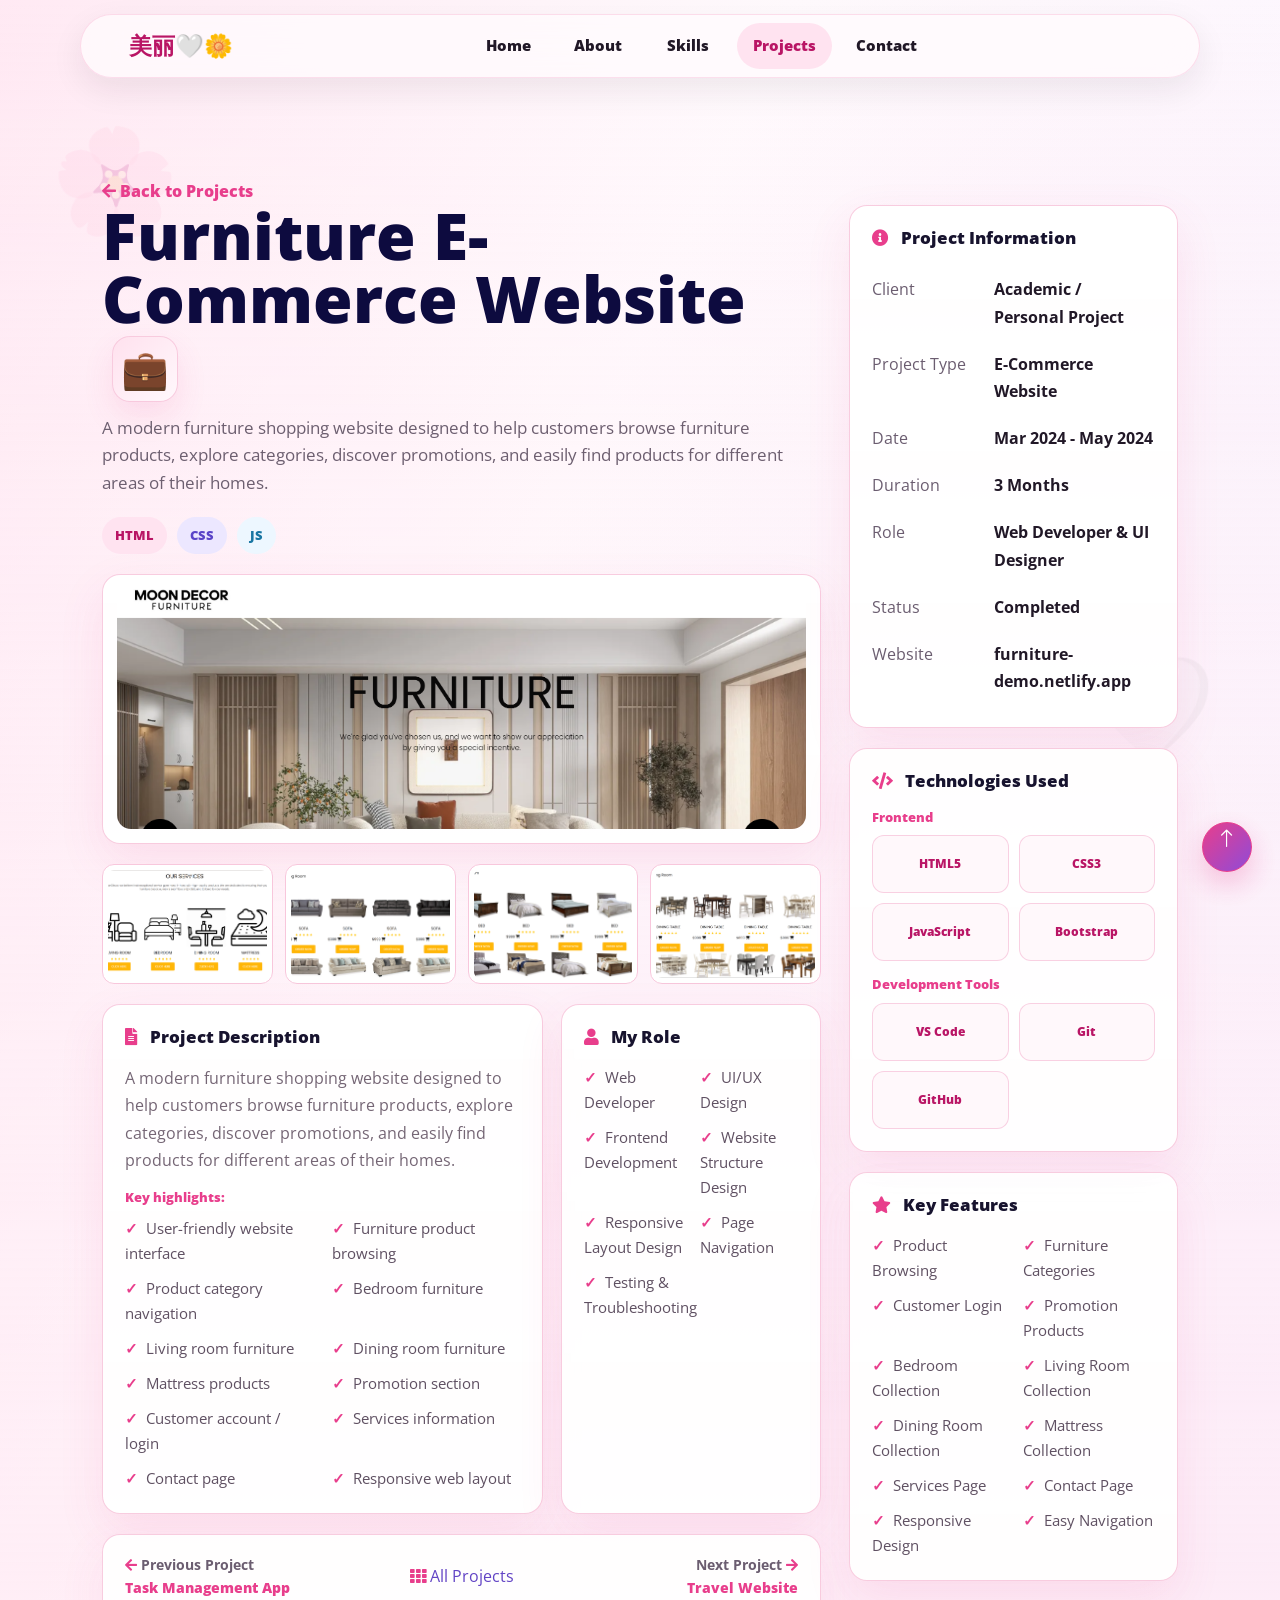
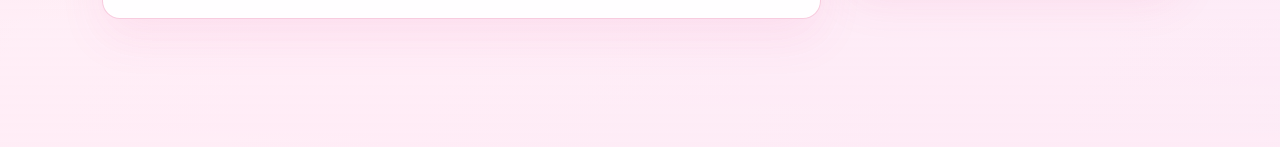
<file: project-detail.html>
<!DOCTYPE html>
<html lang="en">

<head>
    <meta charset="utf-8">
    <title>Project Detail | Portfolio</title>
    <meta content="width=device-width, initial-scale=1.0" name="viewport">
    <meta content="" name="keywords">
    <meta content="" name="description">

    <link href="img/Profile.jpg" rel="icon">
    <link rel="preconnect" href="https://fonts.googleapis.com">
    <link rel="preconnect" href="https://fonts.gstatic.com" crossorigin>
    <link href="https://fonts.googleapis.com/css2?family=Open+Sans:wght@400;500;600;700;800&display=swap" rel="stylesheet">
    <link href="https://cdnjs.cloudflare.com/ajax/libs/font-awesome/5.10.0/css/all.min.css" rel="stylesheet">
    <link href="https://cdn.jsdelivr.net/npm/bootstrap-icons@1.4.1/font/bootstrap-icons.css" rel="stylesheet">
    <link href="lib/animate/animate.min.css" rel="stylesheet">
    <link href="lib/lightbox/css/lightbox.min.css" rel="stylesheet">
    <link href="css/bootstrap.min.css" rel="stylesheet">
    <link href="css/style.css?v=20260812-project-detail-page" rel="stylesheet">
</head>

<body>
    <nav class="navbar fixed-top shadow-sm navbar-expand-lg bg-light navbar-light py-3 py-lg-0 px-lg-5">
        <a href="index.html#home" class="navbar-brand d-block d-lg-none">
            <h1 class="text-primary fw-bold m-0">美丽🤍🌼</h1>
        </a>
        <button type="button" class="navbar-toggler" data-bs-toggle="collapse" data-bs-target="#navbarCollapse">
            <span class="navbar-toggler-icon"></span>
        </button>
        <div class="collapse navbar-collapse justify-content-between py-4 py-lg-0" id="navbarCollapse">
            <a href="index.html#home" class="navbar-brand nav-logo me-lg-3 d-none d-lg-block">
                <h1 class="text-primary fw-bold m-0">美丽🤍🌼</h1>
            </a>
            <div class="navbar-nav ms-auto py-0">
                <a href="index.html#home" class="nav-item nav-link">Home</a>
                <a href="index.html#about" class="nav-item nav-link">About</a>
                <a href="index.html#skill" class="nav-item nav-link">Skills</a>
            </div>
            <a href="index.html#home" class="navbar-brand mx-4 d-none d-lg-block">
                <h1 class="text-primary fw-bold m-0">美丽🤍🌼</h1>
            </a>
            <div class="navbar-nav me-auto py-0">
                <a href="index.html#project" class="nav-item nav-link active">Projects</a>
                <a href="index.html#contact" class="nav-item nav-link">Contact</a>
            </div>
        </div>
    </nav>

    <main class="container-xxl py-6 project-detail-page" id="project">
        <div class="container">
            <div class="project-detail" id="project-detail">
                <div class="detail-panel">
                    <h3>Loading project...</h3>
                </div>
            </div>
        </div>
    </main>

    <a href="javascript:void(0)" class="btn btn-lg btn-primary btn-lg-square back-to-top"><i class="bi bi-arrow-up"></i></a>

    <script src="https://code.jquery.com/jquery-3.4.1.min.js"></script>
    <script src="https://cdn.jsdelivr.net/npm/bootstrap@5.0.0/dist/js/bootstrap.bundle.min.js"></script>
    <script src="lib/wow/wow.min.js"></script>
    <script src="lib/easing/easing.min.js"></script>
    <script src="lib/waypoints/waypoints.min.js"></script>
    <script src="lib/typed/typed.min.js"></script>
    <script src="lib/counterup/counterup.min.js"></script>
    <script src="lib/lightbox/js/lightbox.min.js"></script>
    <script src="js/main.js?v=20260812-project-detail-page"></script>
    <script src="js/project-detail.js?v=20260812-project-detail-page"></script>
</body>

</html>
</file>
<file: css/style.css>
/********** Portfolio CSS **********/
:root {
    --primary: #e83e8c;
    --primary-dark: #b91565;
    --secondary: #ffb6d5;
    --accent: #8f4bd8;
    --soft: #fff3f8;
    --light: #fff9fc;
    --dark: #211827;
    --muted: #756675;
    --border: #f8c7dc;
    --shadow: 0 18px 45px rgba(232, 62, 140, 0.16);
}

html {
    scroll-behavior: smooth;
}

body {
    color: var(--dark);
    background:
        radial-gradient(circle at top left, rgba(255, 182, 213, 0.35), transparent 34rem),
        linear-gradient(180deg, #fff7fb 0%, #ffffff 42%, #fff8fc 100%);
    font-family: "Open Sans", sans-serif;
    line-height: 1.7;
}

body::before,
body::after {
    position: fixed;
    z-index: -1;
    font-size: clamp(3rem, 8vw, 7rem);
    opacity: 0.18;
    pointer-events: none;
    animation: floatCute 8s ease-in-out infinite;
}

body::before {
    content: "🌸";
    top: 10%;
    left: 4%;
}

body::after {
    content: "💗";
    right: 5%;
    bottom: 12%;
    animation-delay: -3s;
}

h1,
h2,
h3,
h4,
h5,
h6 {
    color: var(--dark);
    font-weight: 800;
}

p {
    color: var(--muted);
}

.display-3 {
    color: var(--primary-dark);
    line-height: 1.05;
    animation: fadeUp .8s ease both;
}

.display-5 {
    color: var(--primary-dark);
    position: relative;
}

.display-5::after {
    content: "";
    display: block;
    width: 72px;
    height: 4px;
    margin-top: 16px;
    border-radius: 999px;
    background: linear-gradient(90deg, var(--primary), var(--accent));
    animation: shineLine 2.8s ease-in-out infinite;
}

.text-primary,
.typed-text-output,
.typed-cursor {
    color: var(--primary) !important;
}

.bg-light {
    background-color: transparent !important;
}

.bg-pink {
    background: rgba(255, 245, 250, 0.9) !important;
}

.my-6 {
    margin-top: 6rem;
    margin-bottom: 6rem;
}

.py-6 {
    padding-top: 6rem;
    padding-bottom: 6rem;
}

#spinner {
    opacity: 0;
    visibility: hidden;
    transition: opacity .5s ease-out, visibility 0s linear .5s;
    z-index: 99999;
}

#spinner.show {
    visibility: visible;
    opacity: 1;
    transition: opacity .5s ease-out, visibility 0s linear 0s;
}

.spinner-border.text-primary {
    color: var(--primary) !important;
}

.btn {
    border-radius: 999px;
    font-weight: 700;
    transition: .25s ease;
}

.btn-primary {
    color: #fff !important;
    border-color: var(--primary) !important;
    background: linear-gradient(135deg, var(--primary), var(--accent)) !important;
    box-shadow: 0 12px 28px rgba(232, 62, 140, 0.28);
}

.btn-primary:hover {
    transform: translateY(-2px);
    box-shadow: 0 16px 36px rgba(232, 62, 140, 0.34);
}

.btn-primary {
    position: relative;
    overflow: hidden;
}

.btn-primary::after {
    content: "";
    position: absolute;
    top: -50%;
    left: -80%;
    width: 55%;
    height: 200%;
    background: linear-gradient(90deg, transparent, rgba(255, 255, 255, 0.45), transparent);
    transform: rotate(25deg);
    animation: buttonSparkle 3.8s ease-in-out infinite;
}

.btn-outline-secondary {
    color: #fff;
    border-color: rgba(255, 255, 255, 0.75) !important;
}

.btn-square,
.btn-sm-square,
.btn-lg-square {
    padding: 0;
    display: inline-flex;
    align-items: center;
    justify-content: center;
    font-weight: normal;
    aspect-ratio: 1;
}

.btn-square {
    width: 42px;
    height: 42px;
}

.btn-lg-square {
    width: 50px;
    height: 50px;
}

.navbar.fixed-top {
    display: flex;
    border-bottom: 1px solid rgba(232, 62, 140, 0.14);
    box-shadow: 0 12px 32px rgba(33, 24, 39, 0.08) !important;
    backdrop-filter: blur(18px);
    transition: .5s;
}

.navbar .navbar-brand h1 {
    color: var(--primary-dark) !important;
}

.navbar .navbar-nav .nav-link {
    margin: 8px 4px;
    padding: 10px 16px;
    color: var(--dark);
    border-radius: 999px;
    font-size: 15px;
    font-weight: 800;
    outline: none;
}

.navbar .navbar-nav .nav-link:hover,
.navbar .navbar-nav .nav-link.active {
    color: var(--primary-dark);
    background: #ffe3f0;
}

#home {
    min-height: auto;
    display: flex;
    align-items: flex-start;
    padding-top: 8rem;
    padding-bottom: 5rem;
    overflow: hidden;
}

#home .container {
    position: relative;
    width: min(100% - 28px, 1320px);
    max-width: 1320px;
}

#home .container::before,
#home .container::after {
    position: absolute;
    z-index: 0;
    width: 74px;
    height: 74px;
    display: grid;
    place-items: center;
    border-radius: 50%;
    background: rgba(255, 255, 255, 0.7);
    box-shadow: 0 16px 35px rgba(232, 62, 140, 0.14);
    animation: floatCute 6s ease-in-out infinite;
}

#home .container::before {
    content: "✨";
    top: 12%;
    right: 6%;
}

#home .container::after {
    content: "🎀";
    left: 2%;
    bottom: 12%;
    animation-delay: -2s;
}

#home .row {
    position: relative;
    z-index: 1;
}

#home h3:first-child {
    display: inline-flex;
    width: fit-content;
    padding: 8px 18px;
    color: var(--primary-dark) !important;
    background: #ffe3f0;
    border: 1px solid var(--border);
    border-radius: 999px;
    font-size: 1rem;
    animation: popIn .7s ease both;
}

#home .typed-text-output {
    min-height: 42px;
    font-size: 1.6rem;
    font-weight: 800;
}

#home img {
    width: min(100%, 470px);
    height: 560px;
    object-fit: cover;
    display: block;
    margin: 0 auto;
    border: 12px solid #fff;
    border-radius: 34px;
    box-shadow: var(--shadow);
    animation: photoFloat 5.5s ease-in-out infinite;
}

.hero-badges {
    display: flex;
    flex-wrap: wrap;
    gap: 12px;
}

.hero-badges span {
    display: inline-flex;
    align-items: center;
    gap: 6px;
    padding: 9px 15px;
    color: var(--primary-dark);
    background: rgba(255, 255, 255, 0.82);
    border: 1px solid var(--border);
    border-radius: 999px;
    box-shadow: 0 10px 24px rgba(232, 62, 140, 0.1);
    font-weight: 800;
    animation: fadeUp .75s ease both;
}

.hero-badges span:nth-child(2) {
    animation-delay: .12s;
}

.hero-badges span:nth-child(3) {
    animation-delay: .24s;
}

#about,
#skill,
#project,
#contact {
    scroll-margin-top: 90px;
}

#about .row,
#skill > .container,
#project .container,
#contact .container {
    position: relative;
}

#about .mb {
    color: var(--muted);
    font-weight: 500;
    top: auto;
    margin-bottom: 1rem;
}

#about strong {
    color: var(--primary-dark);
}

#about img {
    width: 100%;
    height: 280px;
    object-fit: cover;
    border: 8px solid #fff;
    border-radius: 24px !important;
    box-shadow: var(--shadow);
    transition: transform .35s ease, box-shadow .35s ease;
}

#about img:hover {
    transform: translateY(-8px) rotate(-1deg);
    box-shadow: 0 24px 55px rgba(232, 62, 140, 0.2);
}

#skill {
    background: linear-gradient(180deg, rgba(255, 242, 248, 0.78), rgba(255, 255, 255, 0.86));
}

.skill {
    padding: 18px;
    background: rgba(255, 255, 255, 0.84);
    border: 1px solid rgba(248, 199, 220, 0.8);
    border-radius: 18px;
    box-shadow: 0 12px 28px rgba(232, 62, 140, 0.08);
    transition: transform .28s ease, box-shadow .28s ease, border-color .28s ease;
}

.skill:hover {
    transform: translateY(-6px);
    border-color: var(--secondary);
    box-shadow: 0 18px 38px rgba(232, 62, 140, 0.14);
}

.skill h6 {
    margin-bottom: 0;
    color: var(--dark);
}

#skill .progress {
    height: 9px;
    margin-top: 12px;
    overflow: hidden;
    background-color: #ffe3f0;
    border-radius: 999px;
}

#skill .progress .progress-bar {
    width: 0;
    border-radius: 999px;
    background: linear-gradient(90deg, var(--primary), var(--accent)) !important;
    transition: 3s;
}

.portfolio-img {
    position: relative;
    min-height: 220px;
    background: #fff;
    border: 1px solid rgba(248, 199, 220, 0.9);
    border-radius: 22px !important;
    box-shadow: var(--shadow);
    transition: transform .3s ease, box-shadow .3s ease;
}

.portfolio-img:hover {
    transform: translateY(-7px);
    box-shadow: 0 24px 55px rgba(232, 62, 140, 0.22);
}

.portfolio-img img {
    width: 100%;
    height: 250px;
    object-fit: cover;
    transition: transform .45s ease;
}

#skill .portfolio-img {
    display: flex;
    align-items: center;
    justify-content: center;
    padding: 26px;
}

#skill .portfolio-img img {
    width: 120px;
    height: 120px;
    object-fit: contain;
}

.portfolio-item:hover img {
    transform: scale(1.05);
}

.portfolio-btn {
    position: absolute;
    inset: 0;
    display: flex;
    align-items: flex-end;
    justify-content: center;
    gap: 10px;
    padding: 24px;
    background: linear-gradient(180deg, rgba(232, 62, 140, 0.18), rgba(143, 75, 216, 0.88));
    opacity: 0;
    transition: .35s ease;
}

.portfolio-btn h5 {
    width: 100%;
    margin: 0;
    padding: 12px 16px;
    color: #fff;
    text-align: center;
    background: rgba(255, 255, 255, 0.16);
    border: 1px solid rgba(255, 255, 255, 0.35);
    border-radius: 999px;
}

.portfolio-item:hover .portfolio-btn {
    opacity: 1;
}

.wow {
    animation-duration: .9s;
}

#portfolio-flters button {
    display: inline-block;
    margin-top: 8px;
    padding: 8px 16px;
    color: var(--muted);
    cursor: pointer;
    appearance: none;
    background: transparent;
    border: 1px solid transparent;
    border-radius: 999px;
    font-weight: 800;
    touch-action: manipulation;
    transition: .25s ease;
}

#portfolio-flters button:hover,
#portfolio-flters button.active {
    color: var(--primary-dark);
    background: #ffe3f0;
    border-color: var(--border);
}

.project-heading h1 {
    color: #0d0b3f;
    margin-bottom: 1rem !important;
    font-size: clamp(2.2rem, 4vw, 3.6rem);
    line-height: 1.05;
}

.project-heading h1::after {
    margin-top: 12px;
}

.project-heading p {
    max-width: 660px;
    margin: 0;
    color: #5f5062;
    font-size: 1rem;
    line-height: 1.75;
}

.project-heading {
    padding: clamp(1.25rem, 3vw, 2rem);
    background:
        radial-gradient(circle at 88% 15%, rgba(232, 62, 140, .1), transparent 18rem),
        rgba(255, 255, 255, .72);
    border: 1px solid rgba(248, 199, 220, .72);
    border-radius: 24px;
    box-shadow: 0 22px 58px rgba(232, 62, 140, .08);
}

#portfolio-flters {
    display: inline-flex;
    flex-wrap: wrap;
    justify-content: flex-end;
    gap: 10px;
}

#portfolio-flters button {
    min-width: 126px;
    margin: 0 !important;
    padding: 11px 18px;
    text-align: center;
    color: #34283a;
    background: rgba(255, 255, 255, 0.92);
    border: 1px solid rgba(232, 62, 140, 0.14);
    border-radius: 999px;
    box-shadow: 0 12px 26px rgba(33, 24, 39, 0.05);
    font-size: .84rem;
    font-weight: 900;
}

#portfolio-flters button.active {
    color: #fff;
    background: linear-gradient(135deg, var(--primary), var(--primary-dark));
    box-shadow: 0 16px 32px rgba(232, 62, 140, 0.28);
}

.project-card {
    height: 100%;
    min-height: 470px;
    display: flex;
    flex-direction: column;
    padding: 14px;
    overflow: hidden;
    background:
        linear-gradient(180deg, rgba(255, 255, 255, .98), rgba(255, 250, 253, .94));
    border: 1px solid rgba(248, 199, 220, 0.95);
    border-radius: 22px;
    box-shadow: 0 22px 58px rgba(232, 62, 140, 0.13);
    transition: transform .28s ease, box-shadow .28s ease, border-color .28s ease;
    cursor: pointer;
}

.project-card,
.project-card:hover,
.project-card:focus {
    color: inherit;
    text-decoration: none;
}

#project-grid .portfolio-item,
#project-grid .portfolio-item.col-lg-3,
#project-grid .portfolio-item.col-lg-4 {
    flex: 0 0 33.333333% !important;
    width: 33.333333% !important;
    max-width: 33.333333% !important;
}

#project-grid {
    row-gap: 34px;
    justify-content: flex-start;
}

.project-card:hover {
    transform: translateY(-8px);
    border-color: rgba(232, 62, 140, .38);
    box-shadow: 0 32px 72px rgba(232, 62, 140, 0.18);
}

.project-image {
    position: relative;
    overflow: hidden;
    aspect-ratio: 16 / 9;
    border-radius: 16px;
    background: #fff3f8;
}

.project-image img {
    width: 100%;
    height: 100%;
    object-fit: cover;
    transition: transform .45s ease;
}

.project-card:hover .project-image img {
    transform: scale(1.04);
}

.project-badge {
    position: absolute;
    z-index: 2;
    top: 12px;
    left: 12px;
    max-width: calc(100% - 24px);
    padding: 8px 14px;
    color: #fff;
    background: linear-gradient(135deg, #a855f7, var(--primary));
    border-radius: 999px;
    box-shadow: 0 12px 24px rgba(185, 50, 170, .22);
    font-size: .78rem;
    font-weight: 900;
    line-height: 1.1;
    overflow-wrap: anywhere;
}

.project-content {
    flex: 1;
    display: flex;
    flex-direction: column;
    padding: 18px 6px 4px;
}

.project-content h3 {
    margin-bottom: 10px;
    color: #14122e;
    font-size: clamp(1.12rem, 1.35vw, 1.35rem);
    line-height: 1.22;
    overflow-wrap: anywhere;
}

.project-content p {
    display: -webkit-box;
    min-height: 96px;
    margin-bottom: 16px;
    overflow: hidden;
    color: #685b6d;
    font-size: .95rem;
    line-height: 1.55;
    -webkit-box-orient: vertical;
    -webkit-line-clamp: 4;
}

.project-footer {
    position: relative;
    z-index: 6;
    margin-top: auto;
    display: flex;
    align-items: center;
    justify-content: space-between;
    gap: 12px;
}

.project-tech {
    display: flex;
    flex-wrap: wrap;
    gap: 7px;
    min-width: 0;
}

.project-tech span {
    min-width: 28px;
    max-width: 100%;
    padding: 6px 9px;
    color: var(--primary-dark);
    background: #ffe3f0;
    border-radius: 8px;
    font-size: .72rem;
    font-weight: 900;
    line-height: 1.2;
    overflow-wrap: anywhere;
    text-align: center;
}

.project-arrow {
    position: relative;
    z-index: 20;
    width: 46px;
    height: 46px;
    flex: 0 0 46px;
    display: inline-flex;
    align-items: center;
    justify-content: center;
    color: var(--primary-dark);
    background: #ffd8ea;
    border-radius: 50%;
    border: 1px solid rgba(232, 62, 140, .22);
    box-shadow: 0 12px 26px rgba(232, 62, 140, .12);
    pointer-events: auto !important;
    touch-action: manipulation;
    transition: .25s ease;
}

.project-arrow:hover {
    color: #fff;
    background: var(--primary);
}

.project-detail {
    padding: 10px 0 0;
}

.project-detail-page {
    padding-top: 8.5rem !important;
}

.detail-back {
    margin-bottom: 22px;
    padding: 0;
    color: var(--primary);
    background: transparent;
    border: 0;
    font-weight: 800;
}

.detail-layout {
    display: grid;
    grid-template-columns: minmax(0, 1.75fr) minmax(320px, .8fr);
    gap: 28px;
    align-items: start;
}

.detail-main,
.detail-sidebar {
    display: flex;
    flex-direction: column;
    gap: 20px;
}

.detail-title-row {
    display: grid;
    grid-template-columns: minmax(0, 1fr) auto;
    align-items: start;
    gap: clamp(1rem, 4vw, 2rem);
}

.detail-title-row h2 {
    max-width: 760px;
    margin-bottom: 12px;
    color: #0d0b3f;
    font-size: clamp(2.35rem, 5vw, 4.6rem);
    line-height: .98;
    letter-spacing: 0;
}

.detail-title-row h2 span {
    display: inline-grid;
    place-items: center;
    width: clamp(44px, 6vw, 66px);
    height: clamp(44px, 6vw, 66px);
    margin-left: 10px;
    vertical-align: middle;
    font-size: clamp(1.7rem, 3vw, 2.45rem);
    background: linear-gradient(135deg, #ffe1ee, #fff8fc);
    border: 1px solid rgba(248, 199, 220, .9);
    border-radius: 18px;
    box-shadow: 0 14px 30px rgba(232, 62, 140, .12);
}

.detail-title-row p {
    max-width: 760px;
    margin-bottom: 0;
    color: #6d5f70;
    font-size: 1.05rem;
    line-height: 1.65;
}

.detail-actions {
    display: flex;
    flex-direction: column;
    gap: 12px;
    align-items: flex-start;
    justify-content: flex-end;
    min-width: 190px;
}

.detail-actions a,
.detail-actions button {
    width: 100%;
    min-height: 58px;
    padding: 14px 22px;
    display: inline-flex;
    align-items: center;
    justify-content: center;
    gap: 9px;
    color: #fff;
    background: linear-gradient(135deg, var(--primary), var(--primary-dark));
    border: 0;
    border-radius: 999px;
    box-shadow: 0 14px 30px rgba(232, 62, 140, .22);
    font-weight: 800;
}

.detail-actions button {
    color: #15122f;
    background: #fff;
    border: 1px solid rgba(248, 199, 220, .95);
}

.detail-actions a:hover,
.detail-actions button:hover {
    transform: translateY(-3px);
}

.detail-tags {
    display: flex;
    flex-wrap: wrap;
    gap: 10px;
}

.detail-tags span {
    padding: 8px 13px;
    color: var(--primary-dark);
    background: #ffe3f0;
    border-radius: 999px;
    font-size: .8rem;
    font-weight: 800;
}

.detail-tags span:nth-child(2) {
    background: #ece7ff;
    color: #5943c8;
}

.detail-tags span:nth-child(3) {
    background: #edf7ff;
    color: #1976a3;
}

.detail-tags span:nth-child(4) {
    background: #e8f7ea;
    color: #248a3d;
}

.detail-hero,
.detail-panel {
    background: rgba(255, 255, 255, .94);
    border: 1px solid rgba(248, 199, 220, .9);
    border-radius: 18px;
    box-shadow: 0 18px 46px rgba(232, 62, 140, .11);
}

.detail-hero {
    overflow: hidden;
    padding: 14px;
    aspect-ratio: 16 / 6;
}

.detail-hero img {
    width: 100%;
    height: 100%;
    max-height: none;
    object-fit: cover;
    border-radius: 14px;
}

.detail-thumbs {
    display: grid;
    grid-template-columns: repeat(4, minmax(0, 1fr));
    gap: 12px;
}

.detail-thumbs img {
    width: 100%;
    height: 120px !important;
    aspect-ratio: 16 / 9;
    object-fit: cover !important;
    object-position: center top;
    padding: 5px;
    background: #fff;
    border: 1px solid var(--border);
    border-radius: 12px;
}

.detail-bottom-grid {
    display: grid;
    grid-template-columns: minmax(0, 1.3fr) minmax(260px, .7fr);
    gap: 18px;
}

.detail-panel {
    padding: 22px;
}

.detail-panel h3 {
    margin-bottom: 18px;
    color: #17132e;
    font-size: 1.05rem;
}

.detail-panel h3 i {
    color: var(--primary);
    margin-right: 8px;
}

.detail-panel h4,
.detail-tech-group h4 {
    margin: 16px 0 10px;
    color: var(--primary);
    font-size: .82rem;
}

.detail-panel ul {
    display: grid;
    grid-template-columns: repeat(2, minmax(0, 1fr));
    gap: 10px 18px;
    padding: 0;
    margin: 0;
    list-style: none;
}

.detail-panel li {
    color: #5f5062;
    font-size: .92rem;
}

.detail-panel li::before {
    content: "\2713";
    margin-right: 8px;
    color: var(--primary);
    font-weight: 900;
}

.detail-project-nav {
    display: grid;
    grid-template-columns: 1fr auto 1fr;
    align-items: center;
    gap: 16px;
    padding: 18px 22px;
    background: rgba(255, 255, 255, .94);
    border: 1px solid rgba(248, 199, 220, .9);
    border-radius: 18px;
    box-shadow: 0 18px 46px rgba(232, 62, 140, .09);
}

.detail-project-nav span {
    color: #6b5d70;
    font-size: .86rem;
    font-weight: 700;
}

.detail-project-nav span:last-child {
    text-align: right;
}

.detail-project-nav strong,
.detail-project-nav i,
.detail-project-nav button {
    color: var(--primary);
}

.detail-project-nav button {
    padding: 10px 18px;
    background: transparent;
    border: 0;
    font-weight: 900;
}

.info-row {
    display: grid;
    grid-template-columns: 110px minmax(0, 1fr);
    gap: 12px;
    padding: 10px 0;
}

.info-row span {
    color: #6b5d70;
}

.info-row strong {
    color: #211827;
    font-weight: 700;
}

.detail-tech-list {
    display: grid;
    grid-template-columns: repeat(auto-fit, minmax(96px, 1fr));
    gap: 10px;
}

.detail-tech-list span {
    min-height: 58px;
    min-width: 0;
    display: grid;
    place-items: center;
    padding: 10px;
    color: var(--primary-dark);
    background: #fff8fb;
    border: 1px solid rgba(248, 199, 220, .8);
    border-radius: 12px;
    font-size: clamp(.68rem, 1.4vw, .78rem);
    font-weight: 800;
    line-height: 1.2;
    overflow-wrap: anywhere;
    text-align: center;
}

.feature-list {
    grid-template-columns: repeat(2, minmax(0, 1fr)) !important;
}

#contact .row.g-5:last-child {
    padding: 34px;
    background: rgba(255, 255, 255, 0.86);
    border: 1px solid rgba(248, 199, 220, 0.9);
    border-radius: 24px;
    box-shadow: var(--shadow);
}

#contact h6 {
    color: var(--primary-dark);
    word-break: break-word;
}

.form-control {
    border: 1px solid var(--border);
    border-radius: 16px;
}

.form-control:focus {
    border-color: var(--primary);
    box-shadow: 0 0 0 .2rem rgba(232, 62, 140, 0.16);
}

.contact-link {
    color: #211827;
    transition: .25s ease;
}

.contact-link:hover {
    color: var(--primary);
}

.contact-actions {
    display: flex;
    flex-wrap: wrap;
    gap: 12px;
}

.messenger-btn {
    display: inline-flex;
    align-items: center;
    gap: 10px;
}

.contact-feedback {
    padding: 14px 16px;
    border-radius: 14px;
    border: 1px solid rgba(248, 199, 220, .95);
    background: rgba(255, 255, 255, .92);
    color: #211827;
    font-weight: 800;
}

.contact-feedback.is-success {
    color: #166534;
    background: #f0fdf4;
    border-color: #bbf7d0;
}

.contact-feedback.is-error {
    color: #9f1239;
    background: #fff1f2;
    border-color: #fecdd3;
}

.form-control.is-invalid {
    border-color: #f43f5e;
    box-shadow: 0 0 0 .2rem rgba(244, 63, 94, .12);
}

.back-to-top {
    position: fixed;
    display: none;
    right: 28px;
    bottom: 28px;
    z-index: 99;
}

.container-fluid.bg-pink.text-white {
    display: none;
}

.site-footer {
    padding: 5rem 0 2rem;
    position: relative;
}

.site-footer::before {
    content: "\1F90D";
    position: absolute;
    right: 7%;
    top: 22%;
    font-size: clamp(4rem, 9vw, 8rem);
    opacity: .12;
    animation: floatCute 7s ease-in-out infinite;
}

.footer-panel {
    display: grid;
    grid-template-columns: minmax(0, 1.5fr) minmax(160px, .55fr) minmax(260px, .9fr);
    gap: 34px;
    padding: clamp(1.5rem, 4vw, 3rem);
    position: relative;
    overflow: hidden;
    background:
        linear-gradient(135deg, rgba(255, 255, 255, .92), rgba(255, 230, 242, .86)),
        radial-gradient(circle at top right, rgba(168, 121, 238, .22), transparent 22rem);
    border: 1px solid rgba(248, 199, 220, .95);
    border-radius: 28px;
    box-shadow: 0 28px 72px rgba(232, 62, 140, .16);
}

.footer-panel::before {
    content: "";
    position: absolute;
    inset: 0 0 auto;
    height: 8px;
    background: linear-gradient(90deg, var(--primary), var(--accent));
}

.footer-brand h2 {
    margin-bottom: 12px;
    color: var(--primary-dark);
    font-size: clamp(2.3rem, 5vw, 4rem);
    line-height: 1;
}

.footer-brand p {
    max-width: 520px;
    margin: 0;
    font-size: 1.02rem;
}

.footer-links,
.footer-contact {
    display: flex;
    flex-direction: column;
    gap: 10px;
}

.footer-links h3,
.footer-contact h3 {
    margin-bottom: 8px;
    color: #17132e;
    font-size: 1.1rem;
}

.footer-links a,
.footer-contact > a {
    width: fit-content;
    color: #67586c;
    font-weight: 800;
    transition: .25s ease;
}

.footer-links a:hover,
.footer-contact > a:hover {
    color: var(--primary);
    transform: translateX(4px);
}

.footer-contact i {
    color: var(--primary);
    margin-right: 8px;
}

.footer-social {
    display: flex;
    flex-wrap: wrap;
    gap: 10px;
    margin-top: 10px;
}

.footer-social a {
    width: 42px;
    height: 42px;
    display: inline-flex;
    align-items: center;
    justify-content: center;
    color: #fff;
    background: linear-gradient(135deg, var(--primary), var(--accent));
    border-radius: 50%;
    box-shadow: 0 12px 26px rgba(232, 62, 140, .22);
    transition: .25s ease;
}

.footer-social a:hover {
    transform: translateY(-4px);
}

.footer-social a i {
    color: #fff;
    margin: 0;
}

.footer-bottom {
    display: flex;
    justify-content: space-between;
    gap: 18px;
    margin-top: 18px;
    padding: 0 8px;
    color: #7b6b7d;
    font-weight: 700;
}

@media (max-width: 991.98px) {
    .navbar .navbar-nav .nav-link {
        margin: 3px 0;
        padding: 10px 12px;
    }

    #home {
        min-height: auto;
        padding-top: 7.5rem;
        text-align: center;
    }

    #home h3:first-child {
        margin-inline: auto;
    }

    #home .d-flex {
        justify-content: center;
    }

    .hero-badges {
        justify-content: center;
    }

    #home img {
        height: 430px;
    }
}

@media (prefers-reduced-motion: reduce) {
    *,
    *::before,
    *::after {
        animation-duration: .01ms !important;
        animation-iteration-count: 1 !important;
        scroll-behavior: auto !important;
        transition-duration: .01ms !important;
    }
}

@keyframes fadeUp {
    from {
        opacity: 0;
        transform: translateY(18px);
    }

    to {
        opacity: 1;
        transform: translateY(0);
    }
}

@keyframes popIn {
    0% {
        opacity: 0;
        transform: scale(.86);
    }

    70% {
        transform: scale(1.04);
    }

    100% {
        opacity: 1;
        transform: scale(1);
    }
}

@keyframes floatCute {
    0%,
    100% {
        transform: translateY(0) rotate(0deg);
    }

    50% {
        transform: translateY(-16px) rotate(6deg);
    }
}

@keyframes photoFloat {
    0%,
    100% {
        transform: translateY(0);
    }

    50% {
        transform: translateY(-12px);
    }
}

@keyframes shineLine {
    0%,
    100% {
        width: 72px;
    }

    50% {
        width: 112px;
    }
}

@keyframes buttonSparkle {
    0%,
    55% {
        left: -80%;
    }

    100% {
        left: 125%;
    }
}

@media (max-width: 575.98px) {
    .py-6 {
        padding-top: 4rem;
        padding-bottom: 4rem;
    }

    .display-3 {
        font-size: 2.5rem;
    }

    .display-5 {
        font-size: 2rem;
    }

    #home img {
        height: 360px;
        border-radius: 24px;
    }

    #contact .row.g-5:last-child {
        padding: 22px;
    }

}

/********** Modern Cute Studio Template **********/
body {
    background:
        linear-gradient(115deg, rgba(255, 231, 242, 0.9) 0%, rgba(255, 250, 253, 0.92) 38%, rgba(248, 241, 255, 0.88) 100%),
        radial-gradient(circle at 82% 16%, rgba(255, 188, 218, 0.55), transparent 28rem);
}

body::before {
    content: "\1F338";
}

body::after {
    content: "\1F90D";
}

.navbar {
    width: min(100% - 32px, 1120px);
    left: 50%;
    top: 14px;
    transform: translateX(-50%);
    border: 1px solid rgba(232, 62, 140, 0.16);
    border-radius: 999px;
}

.navbar.fixed-top {
    background: rgba(255, 251, 253, 0.82) !important;
}

.navbar .navbar-brand h1 {
    font-size: 0;
    min-width: 210px;
    text-align: center;
}

.navbar .navbar-brand h1::before {
    content: "\7F8E\4E3D\1F90D\1F33C";
    font-size: clamp(2rem, 4vw, 3.25rem);
    letter-spacing: 0;
    color: var(--primary-dark);
}

.navbar .navbar-brand.mx-4 {
    display: none !important;
}

.navbar .nav-logo h1 {
    min-width: auto;
}

.navbar .nav-logo h1::before {
    font-size: 1.45rem;
}

.navbar .navbar-nav .nav-link {
    min-width: 82px;
    text-align: center;
}

#home {
    background:
        linear-gradient(135deg, rgba(255, 255, 255, 0.68), rgba(255, 238, 247, 0.72)),
        radial-gradient(circle at 62% 35%, rgba(232, 62, 140, 0.18), transparent 23rem);
}

#home .row {
    padding: clamp(1.2rem, 4vw, 3rem);
    background: rgba(255, 255, 255, 0.62);
    border: 1px solid rgba(255, 255, 255, 0.9);
    border-radius: 34px;
    box-shadow: 0 28px 75px rgba(181, 21, 101, 0.13);
    backdrop-filter: blur(18px);
    overflow: hidden;
}

.hero-intro {
    max-width: 600px;
    margin-bottom: 0;
    color: #5f5062;
    font-size: 1.05rem;
}

.hero-stats {
    display: grid;
    max-width: 560px;
    grid-template-columns: repeat(3, minmax(0, 1fr));
    gap: 12px;
}

.hero-stats div {
    min-height: 86px;
    padding: 16px 14px;
    display: flex;
    flex-direction: column;
    justify-content: center;
    background: linear-gradient(180deg, #fff, #fff3f8);
    border: 1px solid var(--border);
    border-radius: 20px;
    box-shadow: 0 14px 30px rgba(232, 62, 140, 0.1);
}

.hero-stats strong {
    color: var(--primary-dark);
    font-size: 1.5rem;
    line-height: 1;
}

.hero-stats small {
    margin-top: 7px;
    color: var(--muted);
    font-weight: 800;
}

.profile-showcase {
    position: relative;
    width: min(100%, 480px);
    margin: 0 auto;
    padding: 18px;
    border-radius: 42px;
    background:
        linear-gradient(#fff, #fff) padding-box,
        linear-gradient(135deg, #ff9ac7, #ffffff, #a879ee) border-box;
    border: 2px solid transparent;
    box-shadow: 0 30px 80px rgba(181, 21, 101, 0.22);
}

.profile-showcase::before,
.profile-showcase::after {
    position: absolute;
    z-index: 2;
    display: grid;
    place-items: center;
    width: 64px;
    height: 64px;
    border-radius: 50%;
    background: #fff;
    box-shadow: 0 14px 34px rgba(181, 21, 101, 0.17);
    animation: floatCute 5.5s ease-in-out infinite;
}

.profile-showcase::before {
    content: "\1F90D";
    top: 8%;
    left: -14px;
}

.profile-showcase::after {
    content: "\1F380";
    right: -10px;
    bottom: 12%;
    animation-delay: -2s;
}

#home .profile-showcase img {
    width: 100%;
    height: clamp(320px, 42vw, 500px);
    border: 0;
    border-radius: 30px;
}

#about .row,
#skill > .container,
#project .container,
#contact .container {
    padding: clamp(1.2rem, 3vw, 2rem);
}

#about .row {
    background: rgba(255, 255, 255, 0.58);
    border-radius: 30px;
}

.skill,
.portfolio-img,
#contact .row.g-5:last-child {
    border-radius: 14px !important;
}

#project {
    background: linear-gradient(180deg, rgba(255, 255, 255, 0), rgba(255, 232, 243, 0.72));
}

#contact .row.g-5:last-child {
    background:
        linear-gradient(135deg, rgba(255, 255, 255, 0.92), rgba(255, 239, 247, 0.92)),
        radial-gradient(circle at top right, rgba(168, 121, 238, 0.2), transparent 18rem);
}

@media (max-width: 991.98px) {
    .navbar {
        width: calc(100% - 20px);
        border-radius: 26px;
    }

    .navbar .navbar-brand h1 {
        min-width: auto;
    }

    .hero-stats {
        margin-inline: auto;
    }
}

@media (max-width: 575.98px) {
    .hero-stats {
        grid-template-columns: 1fr;
    }

    .hero-stats div {
        min-height: 72px;
    }

    #home .profile-showcase img {
        height: 360px;
    }
}

/********** Tools Grid Fix **********/
.tools-section {
    width: 100%;
    margin-top: 2.5rem;
}

.tools-wrap {
    width: 100%;
}

.tools-grid {
    display: flex;
    flex-wrap: wrap;
    align-items: stretch;
    width: 100%;
    margin-inline: 0;
}

.tools-grid .portfolio-item,
.tools-grid .portfolio-item.col-lg-4 {
    flex: 0 0 20% !important;
    width: 20% !important;
    max-width: 20% !important;
}

.tools-grid .portfolio-img {
    min-height: 185px;
}

.tools-grid .portfolio-img img {
    width: 96px !important;
    height: 96px !important;
}

@media (min-width: 1200px) {
    .tools-wrap {
        max-width: 1320px;
        margin-inline: auto;
    }
}

@media (max-width: 1199.98px) {
    .tools-grid .portfolio-item {
        flex-basis: 25% !important;
        width: 25% !important;
        max-width: 25% !important;
    }
}

@media (max-width: 991.98px) {
    .tools-section h3 {
        max-width: 100%;
        font-size: clamp(1.75rem, 8vw, 2.4rem);
        line-height: 1.15;
        overflow-wrap: anywhere;
    }

    .tools-grid {
        justify-content: center;
    }

    .tools-grid .portfolio-item,
    .tools-grid .portfolio-item.col-lg-4,
    .tools-grid .portfolio-item.col-md-6 {
        flex: 0 0 33.333333% !important;
        width: 33.333333% !important;
        max-width: 33.333333% !important;
    }

    .navbar {
        top: 8px;
        width: calc(100% - 18px);
        padding-inline: 1rem !important;
    }

    .navbar-collapse {
        max-height: calc(100vh - 92px);
        overflow-y: auto;
    }

    .navbar-nav {
        align-items: stretch;
        width: 100%;
    }

    .navbar .navbar-nav .nav-link {
        width: 100%;
        min-width: 0;
    }

    #home {
        padding-top: 6.5rem;
        padding-bottom: 3.5rem;
    }

    #home .row {
        padding: 1.25rem;
        margin-inline: 0;
    }

    #home .col-lg-6 {
        width: 100%;
    }

    .profile-showcase {
        margin-top: 1.5rem;
        width: min(100%, 420px);
    }

    .skill h6 {
        font-size: .92rem;
    }

    .tools-grid .portfolio-item {
        flex-basis: 33.333333% !important;
        width: 33.333333% !important;
        max-width: 33.333333% !important;
    }

    .detail-layout,
    .detail-bottom-grid {
        grid-template-columns: 1fr;
    }

    .detail-title-row {
        display: flex;
        flex-direction: column;
    }

    .detail-actions {
        width: 100%;
        flex-direction: row;
        justify-content: flex-start;
    }

    .detail-actions a,
    .detail-actions button {
        width: auto;
    }

    .detail-tech-list {
        grid-template-columns: repeat(auto-fit, minmax(96px, 1fr));
    }

    .project-heading {
        text-align: center;
    }

    #portfolio-flters {
        justify-content: center;
    }

    #project-grid .portfolio-item {
        flex: 0 0 50% !important;
        width: 50% !important;
        max-width: 50% !important;
    }

    .detail-hero {
        aspect-ratio: 16 / 8;
    }

    .detail-thumbs img {
        height: 110px !important;
    }

    .footer-panel {
        grid-template-columns: 1fr 1fr;
    }

    .footer-brand {
        grid-column: 1 / -1;
    }
}

@media (max-width: 575.98px) {
    body {
        overflow-x: hidden;
    }

    .navbar {
        border-radius: 22px;
    }

    #home {
        padding-top: 5.75rem;
        padding-bottom: 2.5rem;
    }

    #home .container {
        width: calc(100% - 18px);
    }

    #home .row {
        border-radius: 24px;
        padding: 1rem;
    }

    .profile-showcase {
        padding: 10px;
        border-radius: 24px;
    }

    .profile-showcase::before,
    .profile-showcase::after {
        width: 44px;
        height: 44px;
    }

    .hero-badges span,
    .hero-stats div,
    .skill {
        width: 100%;
    }

    .display-3 {
        overflow-wrap: anywhere;
        font-size: clamp(2.15rem, 14vw, 3rem);
    }

    #home .display-3 {
        max-width: 100%;
        margin-inline: auto;
        font-size: clamp(2.35rem, 11vw, 3.2rem);
        line-height: 1.05;
        word-break: normal;
        overflow-wrap: normal;
        text-wrap: balance;
    }

    .tools-grid .portfolio-item,
    .tools-grid .portfolio-item.col-lg-4,
    .tools-grid .portfolio-item.col-md-6 {
        flex-basis: 50% !important;
        width: 50% !important;
        max-width: 50% !important;
    }

    .tools-grid .portfolio-img {
        min-height: 140px;
        padding: 18px;
    }

    .tools-grid .portfolio-img img {
        width: 72px !important;
        height: 72px !important;
    }

    .detail-panel {
        padding: 18px;
    }

    .detail-actions {
        flex-direction: column;
    }

    .detail-actions a,
    .detail-actions button {
        width: 100%;
    }

    .detail-thumbs {
        grid-template-columns: repeat(2, minmax(0, 1fr));
    }

    .detail-hero {
        aspect-ratio: 16 / 10;
    }

    .detail-thumbs img {
        height: 96px !important;
    }

    .detail-panel ul,
    .feature-list,
    .detail-tech-list {
        grid-template-columns: 1fr !important;
    }

    .info-row {
        grid-template-columns: 1fr;
        gap: 2px;
    }

    .detail-project-nav {
        grid-template-columns: 1fr;
        text-align: left;
    }

    .detail-project-nav span:last-child {
        text-align: left;
    }

    #project-grid .portfolio-item {
        flex: 0 0 100% !important;
        width: 100% !important;
        max-width: 100% !important;
    }

    .contact-actions {
        flex-direction: column;
    }

    .contact-actions .btn {
        width: 100%;
        justify-content: center;
    }

    .site-footer {
        padding-top: 3rem;
    }

    .footer-panel,
    .footer-bottom {
        grid-template-columns: 1fr;
        flex-direction: column;
    }

    .footer-panel {
        gap: 24px;
        border-radius: 22px;
    }
}

@media (max-width: 380px) {
    .tools-grid .portfolio-item,
    .tools-grid .portfolio-item.col-lg-4,
    .tools-grid .portfolio-item.col-md-6 {
        flex-basis: 100% !important;
        width: 100% !important;
        max-width: 100% !important;
    }
}

/********** Final Mobile Responsive Hotfix **********/
@media only screen and (max-width: 767.98px) {
    html,
    body {
        width: 100%;
        max-width: 100%;
        overflow-x: hidden;
    }

    .container,
    .container-xxl {
        width: 100%;
        max-width: 100%;
        padding-left: 18px;
        padding-right: 18px;
    }

    #skill .tools-section {
        padding-inline: 0;
    }

    #skill .tools-section h3 {
        margin-bottom: 1.5rem !important;
        font-size: 1.85rem !important;
        line-height: 1.18 !important;
        word-break: normal;
        overflow-wrap: anywhere;
    }

    #tools-grid.tools-grid {
        display: grid !important;
        grid-template-columns: repeat(2, minmax(0, 1fr)) !important;
        gap: 16px !important;
        margin: 0 !important;
    }

    #tools-grid.tools-grid::before,
    #tools-grid.tools-grid::after {
        display: none !important;
        content: none !important;
    }

    #tools-grid.tools-grid > .portfolio-item {
        display: block !important;
        width: 100% !important;
        max-width: 100% !important;
        min-width: 0 !important;
        flex: none !important;
        padding: 0 !important;
    }

    #tools-grid.tools-grid .portfolio-img {
        min-height: 132px !important;
        padding: 16px !important;
        border-radius: 18px !important;
    }

    #tools-grid.tools-grid .portfolio-img img {
        width: 68px !important;
        height: 68px !important;
        max-width: 68px !important;
        object-fit: contain !important;
    }

    #tools-grid.tools-grid .portfolio-btn {
        display: flex !important;
        opacity: 1 !important;
        padding: 12px !important;
        background: linear-gradient(180deg, rgba(232, 62, 140, 0.06), rgba(143, 75, 216, 0.42)) !important;
        pointer-events: none !important;
    }

    #tools-grid.tools-grid .portfolio-btn h5 {
        padding: 8px 10px !important;
        font-size: .78rem !important;
        line-height: 1.15 !important;
        color: #fff !important;
        background: linear-gradient(135deg, rgba(232, 62, 140, .92), rgba(143, 75, 216, .9)) !important;
        border: 1px solid rgba(255, 255, 255, .45) !important;
        box-shadow: 0 10px 22px rgba(232, 62, 140, .18) !important;
        overflow-wrap: anywhere !important;
    }
}

/********** Final Project Detail Mobile Hotfix **********/
@media only screen and (max-width: 767.98px) {
    #project-detail {
        width: 100% !important;
        max-width: 100% !important;
        overflow-x: hidden !important;
    }

    #project-detail .detail-back {
        width: 100% !important;
        margin-bottom: 16px !important;
        padding: 12px 14px !important;
        text-align: left !important;
        background: rgba(255, 255, 255, .92) !important;
        border: 1px solid rgba(248, 199, 220, .9) !important;
        border-radius: 14px !important;
    }

    #project-detail .detail-layout,
    #project-detail .detail-bottom-grid {
        display: grid !important;
        grid-template-columns: 1fr !important;
        gap: 16px !important;
        width: 100% !important;
    }

    #project-detail .detail-main,
    #project-detail .detail-sidebar {
        width: 100% !important;
        max-width: 100% !important;
        min-width: 0 !important;
    }

    #project-detail .detail-title-row {
        display: block !important;
        width: 100% !important;
    }

    #project-detail .detail-title-row h2 {
        max-width: 100% !important;
        margin-bottom: 12px !important;
        font-size: clamp(2rem, 9.5vw, 2.65rem) !important;
        line-height: 1.08 !important;
        word-break: normal !important;
        overflow-wrap: anywhere !important;
    }

    #project-detail .detail-title-row h2 span {
        width: 42px !important;
        height: 42px !important;
        margin-left: 6px !important;
        border-radius: 14px !important;
        font-size: 1.45rem !important;
    }

    #project-detail .detail-title-row p {
        max-width: 100% !important;
        font-size: .98rem !important;
        line-height: 1.65 !important;
    }

    #project-detail .detail-tags {
        gap: 8px !important;
    }

    #project-detail .detail-tags span,
    #project-detail .detail-tech-list span {
        display: inline-flex !important;
        align-items: center !important;
        justify-content: center !important;
        min-width: 0 !important;
        width: auto !important;
        max-width: 100% !important;
        white-space: normal !important;
        word-break: normal !important;
        overflow-wrap: anywhere !important;
        writing-mode: horizontal-tb !important;
        text-orientation: mixed !important;
        line-height: 1.25 !important;
    }

    #project-detail .detail-hero {
        width: 100% !important;
        padding: 8px !important;
        aspect-ratio: 16 / 10 !important;
        border-radius: 16px !important;
    }

    #project-detail .detail-hero img {
        width: 100% !important;
        height: 100% !important;
        object-fit: cover !important;
        border-radius: 12px !important;
    }

    #project-detail .detail-thumbs {
        display: grid !important;
        grid-template-columns: repeat(2, minmax(0, 1fr)) !important;
        gap: 10px !important;
        width: 100% !important;
    }

    #project-detail .detail-thumbs img {
        height: 88px !important;
        min-width: 0 !important;
        padding: 4px !important;
    }

    #project-detail .detail-panel {
        width: 100% !important;
        max-width: 100% !important;
        padding: 18px !important;
        border-radius: 16px !important;
    }

    #project-detail .detail-panel h3 {
        font-size: 1.1rem !important;
        line-height: 1.3 !important;
    }

    #project-detail .detail-panel p,
    #project-detail .detail-panel li {
        font-size: .92rem !important;
        line-height: 1.6 !important;
    }

    #project-detail .detail-panel ul,
    #project-detail .feature-list,
    #project-detail .detail-tech-list {
        display: grid !important;
        grid-template-columns: 1fr !important;
        gap: 8px !important;
    }

    #project-detail .info-row {
        display: grid !important;
        grid-template-columns: 1fr !important;
        gap: 3px !important;
        padding: 9px 0 !important;
    }

    #project-detail .info-row strong {
        overflow-wrap: anywhere !important;
    }

    #project-detail .detail-project-nav {
        display: grid !important;
        grid-template-columns: 1fr !important;
        gap: 10px !important;
        padding: 16px !important;
        text-align: left !important;
    }

    #project-detail .detail-project-nav span,
    #project-detail .detail-project-nav span:last-child {
        text-align: left !important;
    }

    #project-detail .detail-project-nav button {
        width: 100% !important;
        padding: 12px !important;
        border-radius: 12px !important;
        background: #ffe3f0 !important;
    }
}

/********** Final Hero Mobile Type Hotfix **********/
@media only screen and (max-width: 767.98px) {
    #home .display-3 {
        display: block !important;
        width: min(100%, 340px) !important;
        margin-left: auto !important;
        margin-right: auto !important;
        font-size: clamp(2.45rem, 10.5vw, 3.15rem) !important;
        line-height: 1.05 !important;
        letter-spacing: 0 !important;
        word-break: keep-all !important;
        overflow-wrap: normal !important;
        white-space: normal !important;
        text-align: center !important;
    }
}

@media only screen and (max-width: 380px) {
    #tools-grid.tools-grid {
        grid-template-columns: 1fr !important;
    }
}

/********** Final Project Mobile Hotfix **********/
@media only screen and (max-width: 767.98px) {
    #project .container {
        padding-left: 18px !important;
        padding-right: 18px !important;
    }

    #project-grid.portfolio-container,
    #project-grid {
        display: grid !important;
        grid-template-columns: 1fr !important;
        gap: 22px !important;
        margin: 0 !important;
        width: 100% !important;
    }

    #project-grid::before,
    #project-grid::after {
        display: none !important;
        content: none !important;
    }

    #project-grid > .portfolio-item,
    #project-grid > .portfolio-item[class*="col-"] {
        display: block !important;
        width: 100% !important;
        max-width: 100% !important;
        min-width: 0 !important;
        flex: none !important;
        padding: 0 !important;
    }

    #project-grid .project-card {
        min-height: auto !important;
        width: 100% !important;
        padding: 14px !important;
        border-radius: 20px !important;
        touch-action: manipulation !important;
    }

    #project-grid .project-image {
        aspect-ratio: 16 / 9 !important;
    }

    #project-grid .project-content {
        padding: 16px 4px 4px !important;
    }

    #project-grid .project-content h3 {
        font-size: 1.25rem !important;
        line-height: 1.25 !important;
        word-break: normal !important;
        overflow-wrap: anywhere !important;
    }

    #project-grid .project-content p {
        min-height: auto !important;
        display: block !important;
        overflow: visible !important;
        font-size: .95rem !important;
        line-height: 1.55 !important;
        -webkit-line-clamp: unset !important;
    }

    #project-grid .project-footer {
        align-items: flex-end !important;
        gap: 12px !important;
    }

    #project-grid .project-tech {
        display: flex !important;
        flex: 1 1 auto !important;
        flex-wrap: wrap !important;
        gap: 8px !important;
        min-width: 0 !important;
    }

    #project-grid .project-tech span {
        display: inline-flex !important;
        width: auto !important;
        min-width: 0 !important;
        max-width: 100% !important;
        white-space: normal !important;
        word-break: normal !important;
        overflow-wrap: anywhere !important;
        writing-mode: horizontal-tb !important;
        text-orientation: mixed !important;
        padding: 7px 10px !important;
        font-size: .76rem !important;
        line-height: 1.2 !important;
    }

    #project-grid .project-arrow {
        width: auto !important;
        height: 44px !important;
        flex: 0 0 auto !important;
        padding: 0 14px !important;
        gap: 8px !important;
        border-radius: 999px !important;
    }

    #project-grid .project-arrow::before {
        content: "View";
        font-size: .78rem;
        font-weight: 900;
    }
}
</file>
